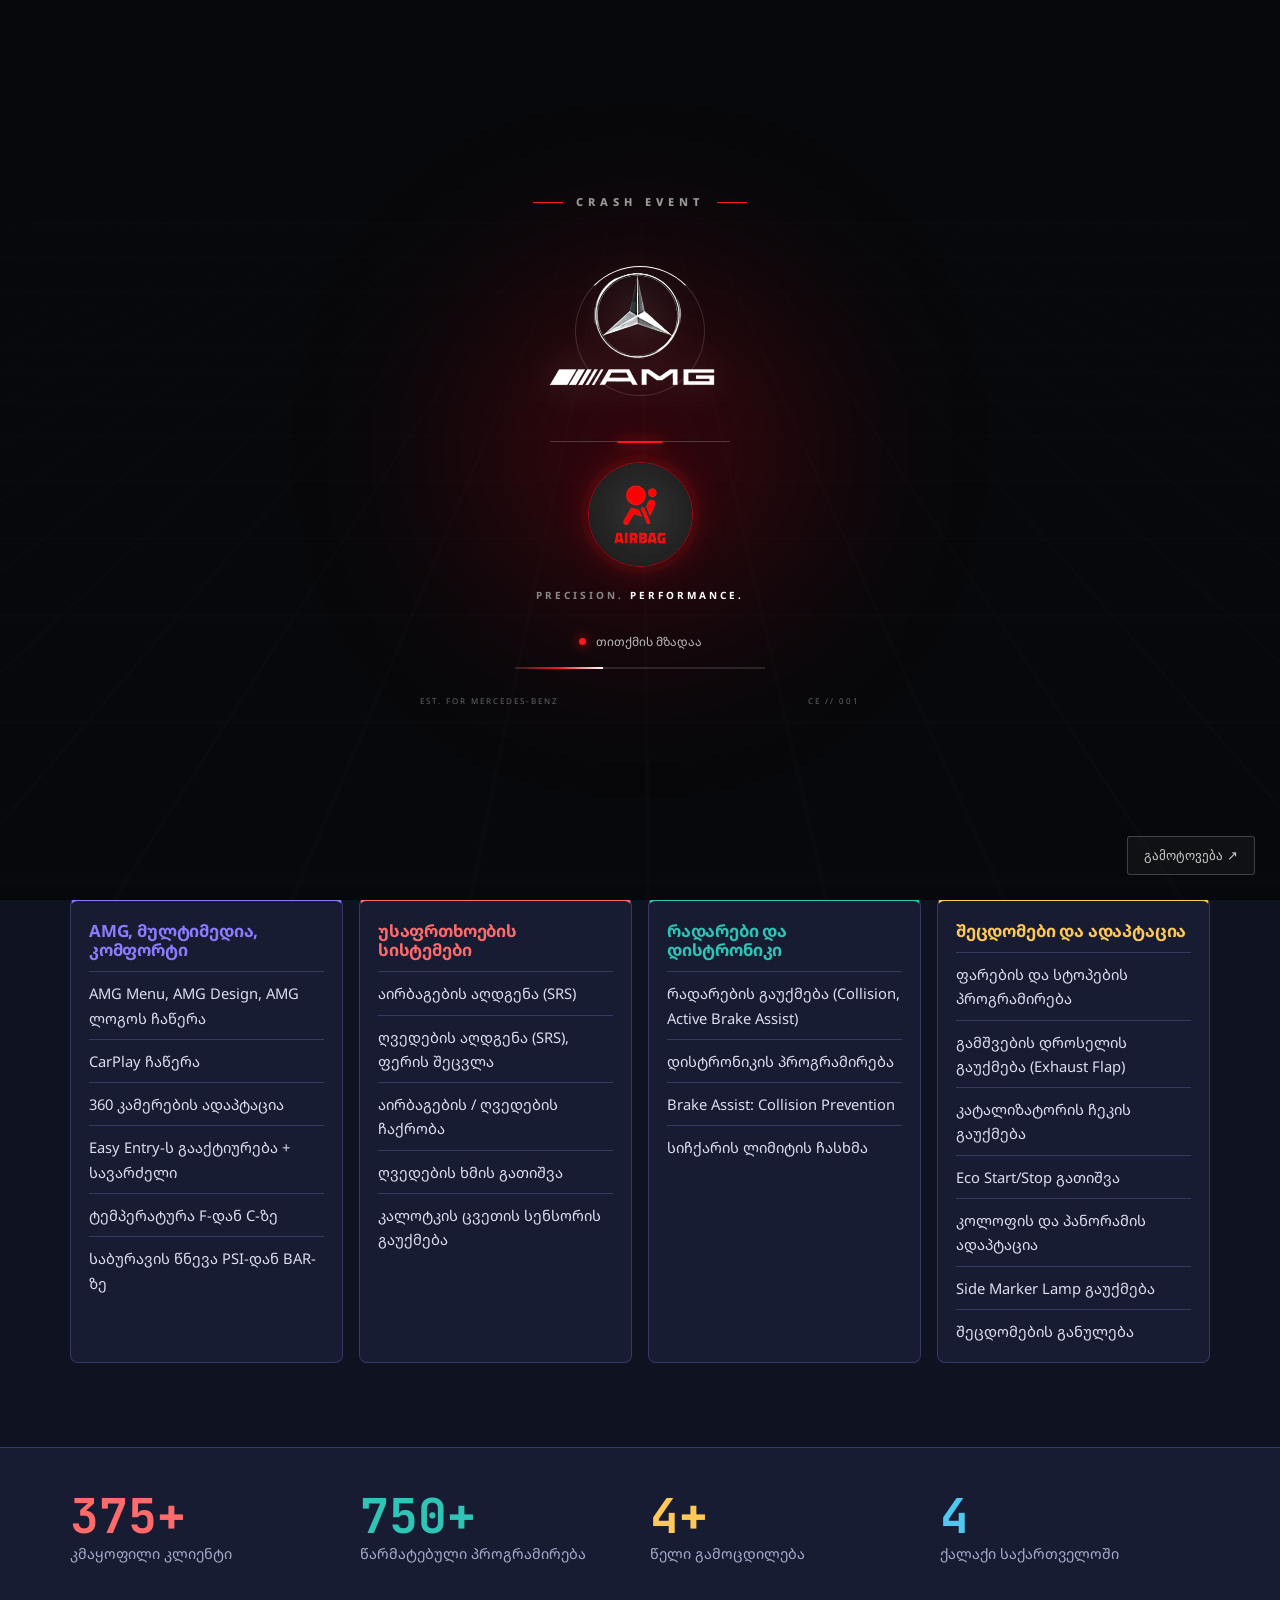
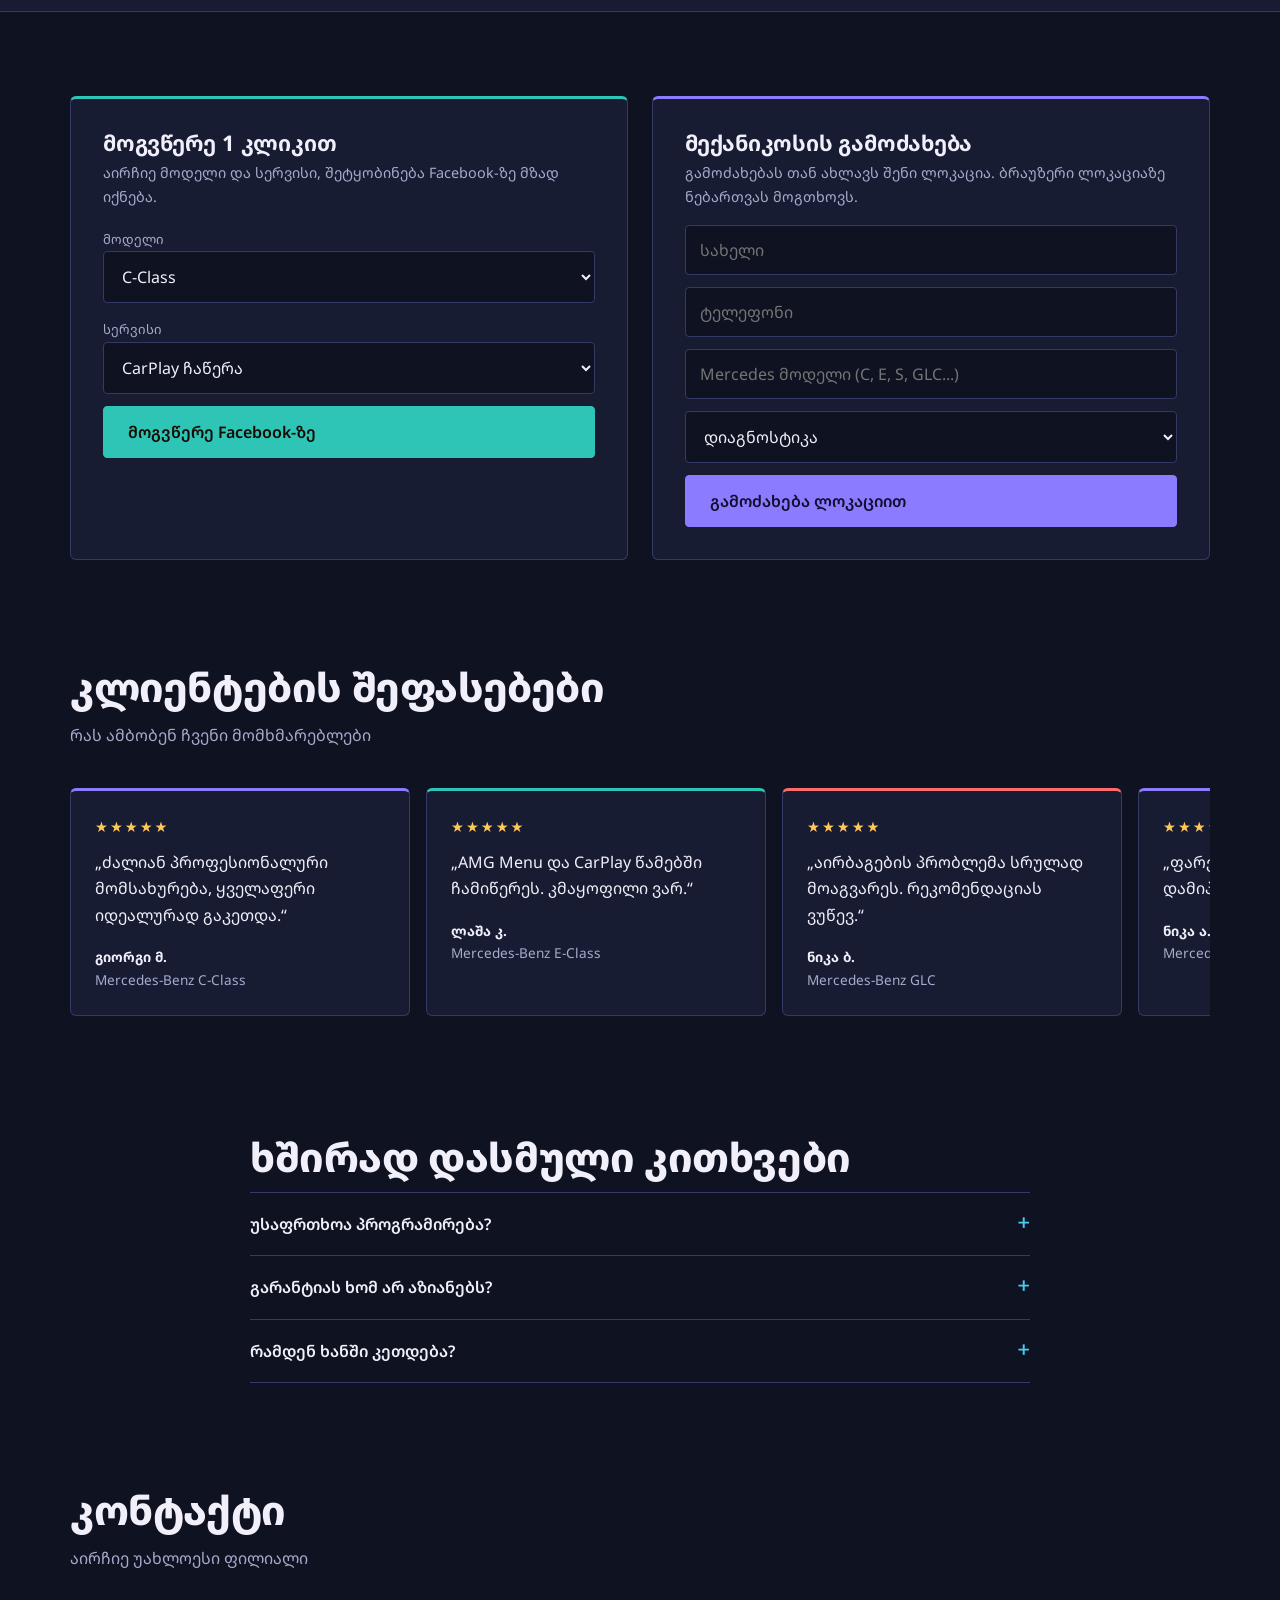
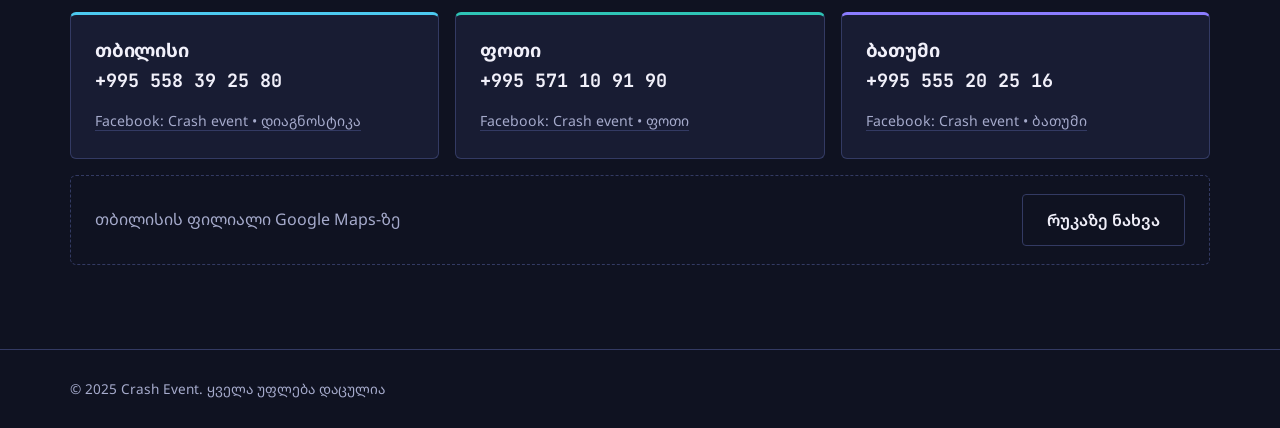
<file: index.html>
<!DOCTYPE html>
<html lang="ka">
<head>
<meta charset="UTF-8">
<meta name="viewport" content="width=device-width, initial-scale=1">
<title>Crash Event • Mercedes-Benz დიაგნოსტიკა და პროგრამირება</title>
<meta name="description" content="Crash Event • პროფესიონალური Mercedes-Benz დიაგნოსტიკა, AMG Menu, CarPlay, აირბაგების და რადარების პროგრამირება საქართველოში">
<link rel="icon" href="[data-uri]">
<link rel="preconnect" href="https://fonts.googleapis.com">
<link rel="preconnect" href="https://fonts.gstatic.com" crossorigin>
<link href="https://fonts.googleapis.com/css2?family=JetBrains+Mono:wght@400;700&family=Noto+Sans+Georgian:wght@400;600;800&display=swap" rel="stylesheet">
<link rel="stylesheet" href="style.css">
 
</head>
<body>
<!-- CRASH EVENT LOADING SCREEN -->
<div class="ce-loader" id="ceLoader">

    <div class="ce-loader-grid"></div>
    <div class="ce-loader-glow"></div>

    <div class="ce-loader-content">

        <div class="ce-loader-label">
            <span></span>
            CRASH EVENT
            <span></span>
        </div>

        <div class="ce-loader-logo">
            <div class="ce-loader-ring"></div>

            <img src="image-removebg-preview.png"
                 alt="Mercedes AMG">
        </div>

        <div class="ce-loader-line">
            <span></span>
        </div>

        <div class="ce-airbag">
            <img src="556563075_1723414845189393_8436068140080508125_n.jpg"
                 alt="Airbag">
        </div>

        <div class="ce-loader-title">
            PRECISION. <b>PERFORMANCE.</b>
        </div>

        <div class="ce-loader-status">
            <span class="ce-loader-dot"></span>
            <span id="ceLoaderStatus">სისტემის ჩატვირთვა</span>
        </div>

        <div class="ce-progress">
            <span></span>
        </div>

        <div class="ce-loader-footer">
            <span>EST. FOR MERCEDES-BENZ</span>
            <span>CE // 001</span>
        </div>

    </div>

    <button class="ce-skip" id="ceLoaderSkip">
        გამოტოვება ↗  
    </button>

</div>
<header>
  <div class="wrap bar">

    <a class="brand" href="#top">
      <img src="556563075_1723414845189393_8436068140080508125_n.jpg" alt="Logo">
      <h1>CRASH EVENT</h1>
    </a>

    <nav>
      <a href="#services" data-i18n="n_srv">სერვისები</a>
      <a href="services.html" data-i18n="n_all">ყველა სერვისი</a>
      <a href="#book" data-i18n="n_book">გამოძახება</a>
      <a href="#reviews" data-i18n="n_rev">შეფასებები</a>
      <a href="#contact" data-i18n="n_con">კონტაქტი</a>
    </nav>

    <a class="tel" href="tel:+995558392580">
      +995 558 39 25 80
    </a>

    <div class="lang" role="group" aria-label="Language">
      <button type="button" data-l="ka" class="on">KA</button>
      <button type="button" data-l="en">EN</button>
      <button type="button" data-l="ru">RU</button>
    </div>

  </div>
</header>
<main id="top">
<div class="hero"><div class="wrap">
  <div>
    <h1><span data-i18n="h1a">Mercedes-Benz</span> <em data-i18n="h1b">პროგრამირება</em> <span data-i18n="h1c">და დიაგნოსტიკა</span></h1>
    <p data-i18n="hp">AMG Menu, CarPlay, აირბაგები და რადარები. ქარხნული კოდირება ყველა ახალ Mercedes მოდელზე.</p>
    <div class="cta">
      <a class="btn p" href="tel:+995558392580" data-i18n="call">დარეკვა ახლა</a>
      <a class="btn" href="#book" data-i18n="msg">მოგვწერე Facebook-ზე</a>
    </div>
    <div class="cities"><b>თბილისი</b><i>/</i><b>ბათუმი</b><i>/</i><b>ფოთი</b><i>/</i><b></b></div>
  </div>
  <div class="ecu" aria-hidden="true">
    <div class="ecu-h"><img src="[data-uri]" alt=""><span>CRASH EVENT / SCAN</span><span>4 MODULES</span></div>
    <div class="row"><div><b>SRS</b><small>აირბაგები / ღვედები</small></div><div class="st"><span class="bad">FAULT</span><span class="good">CLEARED</span></div></div>
    <div class="row"><div><b>DISTRONIC</b><small>რადარი / Collision</small></div><div class="st"><span class="bad">FAULT</span><span class="good">CODED</span></div></div>
    <div class="row"><div><b>HEAD UNIT</b><small>CarPlay</small></div><div class="st"><span class="bad">LOCKED</span><span class="go1od">ACTIVE</span></div></div>
    <div class="row"><div><b>AMG MENU</b><small>Design / Logo</small></div><div class="st"><span class="bad">OFF</span><span class="good">ACTIVE</span></div></div>
  </div>
</div></div>

<section id="services"><div class="wrap">
  <h2 data-i18n="t_srv">ჩვენი მომსახურებები</h2>
  <p class="sub" data-i18n="s_srv">პროფესიონალური და სწრაფი სერვისი. თუ სასურველი ფუნქცია სიაში არ არის, მოგვწერეთ, ვიპოვით გადაწყვეტას.</p>
  <div class="ledger">
    <div class="col"><h3>AMG, მულტიმედია, კომფორტი</h3><ul>
      <li>AMG Menu, AMG Design, AMG ლოგოს ჩაწერა</li><li>CarPlay ჩაწერა</li><li>360 კამერების ადაპტაცია</li><li>Easy Entry-ს გააქტიურება + სავარძელი</li><li>ტემპერატურა F-დან C-ზე</li><li>საბურავის წნევა PSI-დან BAR-ზე</li></ul></div>
    <div class="col"><h3>უსაფრთხოების სისტემები</h3><ul>
      <li>აირბაგების აღდგენა (SRS)</li><li>ღვედების აღდგენა (SRS), ფერის შეცვლა</li><li>აირბაგების / ღვედების ჩაქრობა</li><li>ღვედების ხმის გათიშვა</li><li>კალოტკის ცვეთის სენსორის გაუქმება</li></ul></div>
    <div class="col"><h3>რადარები და დისტრონიკი</h3><ul>
      <li>რადარების გაუქმება (Collision, Active Brake Assist)</li><li>დისტრონიკის პროგრამირება</li><li>Brake Assist: Collision Prevention</li><li>სიჩქარის ლიმიტის ჩასხმა</li></ul></div>
    <div class="col"><h3>შეცდომები და ადაპტაცია</h3><ul>
      <li>ფარების და სტოპების პროგრამირება</li><li>გამშვების დროსელის გაუქმება (Exhaust Flap)</li><li>კატალიზატორის ჩეკის გაუქმება</li><li>Eco Start/Stop გათიშვა</li><li>კოლოფის და პანორამის ადაპტაცია</li><li>Side Marker Lamp გაუქმება</li><li>შეცდომების განულება</li></ul></div>
  </div>
</div></section>

<div class="stats"><div class="wrap">
  <div><b class="num" data-n="500">500+</b><span data-i18n="st1">კმაყოფილი კლიენტი</span></div>
  <div><b class="num" data-n="1000">1000+</b><span data-i18n="st2">წარმატებული პროგრამირება</span></div>
  <div><b class="num" data-n="5">5+</b><span data-i18n="st3">წელი გამოცდილება</span></div>
  <div><b class="num" data-n="4">4</b><span data-i18n="st4">ქალაქი საქართველოში</span></div>
</div></div>

<section id="book"><div class="wrap two">
  <div class="panel">
    <h3 data-i18n="q_t">მოგვწერე 1 კლიკით</h3>
    <p class="n" data-i18n="q_n">აირჩიე მოდელი და სერვისი, შეტყობინება Facebook-ზე მზად იქნება.</p>
    <div class="form">
      <div><label for="carModel" data-i18n="q_m">მოდელი</label>
      <select id="carModel"><option>C-Class</option><option>E-Class</option><option>S-Class</option><option>GLC</option><option>GLE</option><option>CLA</option><option>სხვა</option></select></div>
      <div><label for="serviceType" data-i18n="q_s">სერვისი</label>
      <select id="serviceType"><option value="carplay">CarPlay ჩაწერა</option><option value="amg">AMG Menu</option><option value="airbag">აირბაგების აღდგენა</option><option value="radar">რადარების პროგრამირება</option><option value="diagnostic">დიაგნოსტიკა</option></select></div>
      <button class="btn p" onclick="sendAutoMessage()" data-i18n="q_b">მოგვწერე Facebook-ზე</button>
    </div>
  </div>
  <div class="panel">
    <h3 data-i18n="d_t">მექანიკოსის გამოძახება</h3>
    <p class="n" data-i18n="d_n">გამოძახებას თან ახლავს შენი ლოკაცია. ბრაუზერი ლოკაციაზე ნებართვას მოგთხოვს.</p>
    <div class="form">
      <input id="callName" autocomplete="name" placeholder="სახელი" data-ph="d_name">
      <input id="callPhone" type="tel" autocomplete="tel" placeholder="ტელეფონი" data-ph="d_phone">
      <input id="callCar" placeholder="Mercedes მოდელი (C, E, S, GLC...)" data-ph="d_car">
      <select id="callProblem" aria-label="Problem"><option>დიაგნოსტიკა</option><option>აირბაგი / SRS შეცდომა</option><option>რადარი / დისტრონიკი</option><option>CarPlay / AMG Menu</option><option>სხვა პრობლემა</option></select>
      <button class="btn p" onclick="sendCallService()" data-i18n="d_b">გამოძახება ლოკაციით</button>
    </div>
  </div>
</div></section>

<section id="reviews" style="padding-top:20px"><div class="wrap">
  <h2 data-i18n="t_rev">კლიენტების შეფასებები</h2>
  <p class="sub" data-i18n="s_rev">რას ამბობენ ჩვენი მომხმარებლები</p>
  <div class="rev" tabindex="0" aria-label="Reviews">
    <article><div class="s">★★★★★</div><q>ძალიან პროფესიონალური მომსახურება, ყველაფერი იდეალურად გაკეთდა.</q><footer><b>გიორგი მ.</b>Mercedes-Benz C-Class</footer></article>
    <article><div class="s">★★★★★</div><q>AMG Menu და CarPlay წამებში ჩამიწერეს. კმაყოფილი ვარ.</q><footer><b>ლაშა კ.</b>Mercedes-Benz E-Class</footer></article>
    <article><div class="s">★★★★★</div><q>აირბაგების პრობლემა სრულად მოაგვარეს. რეკომენდაციას ვუწევ.</q><footer><b>ნიკა ბ.</b>Mercedes-Benz GLC</footer></article>
    <article><div class="s">★★★★★</div><q>ფარები ძალიან იდეალურად დამიპროგრამეს.</q><footer><b>ნიკა ა.</b>Mercedes-Benz GLC</footer></article>
    <article><div class="s">★★★★★</div><q>აირბაგები ძალიან მალე და ხარისხიანად აღმიდგინეს.</q><footer><b>ლუკა შ.</b>Mercedes-Benz GLC</footer></article>
    <article><div class="s">★★★★★</div><q>ქრაში წამიშალეს ძალიან მალე.</q><footer><b>ვალერი გ.</b>Mercedes-Benz CLA</footer></article>
  </div>
</div></section>

<section style="padding-top:20px"><div class="wrap" style="max-width:820px">
  <h2 data-i18n="t_faq">ხშირად დასმული კითხვები</h2>
  <details><summary data-i18n="f1">უსაფრთხოა პროგრამირება?</summary><p data-i18n="f1a">კი, ვიყენებთ ქარხნულ და უსაფრთხო მეთოდებს.</p></details>
  <details><summary data-i18n="f2">გარანტიას ხომ არ აზიანებს?</summary><p data-i18n="f2a">არა, ყველაფერი კეთდება მწარმოებლის სტანდარტებით.</p></details>
  <details><summary data-i18n="f3">რამდენ ხანში კეთდება?</summary><p data-i18n="f3a">უმეტესობა სერვისისა სრულდება 10–40 წუთში, სერვისის მიხედვით.</p></details>
</div></section>

<section id="contact" style="padding-top:20px"><div class="wrap">
  <h2 data-i18n="t_con">კონტაქტი</h2>
  <p class="sub" data-i18n="s_con">აირჩიე უახლოესი ფილიალი</p>
  <div class="contacts">
    <article><h3>თბილისი</h3><a class="t" href="tel:+995558392580">+995 558 39 25 80</a><a class="f" href="https://www.facebook.com/profile.php?id=100025626823315" target="_blank" rel="noopener">Facebook: Crash event • დიაგნოსტიკა</a></article>
    <article><h3>ფოთი</h3><a class="t" href="tel:+995571109190">+995 571 10 91 90</a><a class="f" href="https://www.facebook.com/profile.php?id=61572771058388" target="_blank" rel="noopener">Facebook: Crash event • ფოთი</a></article>
    <article><h3>ბათუმი</h3><a class="t" href="tel:+995555202516">+995 555 20 25 16</a><a class="f" href="https://www.facebook.com/profile.php?id=100082075061132" target="_blank" rel="noopener">Facebook: Crash event • ბათუმი</a></article>
  </div>
  <div class="map"><span data-i18n="map">თბილისის ფილიალი Google Maps-ზე</span><a class="btn" href="https://www.google.com/maps/search/?api=1&query=Crash+event+%E1%83%93%E1%83%98%E1%83%90%E1%83%92%E1%83%9C%E1%83%9D%E1%83%A1%E1%83%A2%E1%83%98%E1%83%99%E1%83%90" target="_blank" rel="noopener" data-i18n="map_b">რუკაზე ნახვა</a></div>
</div></section>
</main>

<footer class="foot"><div class="wrap">© 2025 Crash Event. <span data-i18n="rights">ყველა უფლება დაცულია</span></div></footer>

<div class="dock"><a href="tel:+995558392580" data-i18n="call">დარეკვა ახლა</a><a href="https://m.me/100025626823315" target="_blank" rel="noopener">Messenger</a></div>

<button class="bot-fab" id="botFab" type="button" aria-expanded="false" aria-controls="botPanel"><img src="[data-uri]" alt=""><b>AI</b></button>
<div class="bot" id="botPanel" role="dialog">
  <div class="bot-h"><img class="bot-av" src="[data-uri]" alt=""><div><b id="botTitle">Crash Event AI ასისტენტი</b><small><i></i><span id="botStatus">ონლაინ</span></small></div><button id="botX" type="button">&times;</button></div>
  <div class="bot-log" id="botLog" aria-live="polite"></div>
  <div class="bot-chips" id="botChips"></div>
  <form class="bot-f" id="botForm" autocomplete="off"><input id="botInput" type="text" maxlength="300" enterkeyhint="send"><button id="botSend" type="submit"><svg viewBox="0 0 24 24" fill="none" stroke="currentColor" stroke-width="2.2" stroke-linecap="round" stroke-linejoin="round"><path d="M22 2 11 13"/><path d="M22 2 15 22l-4-9-9-4 20-7z"/></svg></button></form>
  <div class="bot-note" id="botNote"></div>
</div>

<script src="script.js"></script>
<script async defer crossorigin="anonymous"
  src="https://www.facebook.com/photo?fbid=1782988929231984&set=pcb.1782991129231764">
</script>
</body>
</html>
</file>
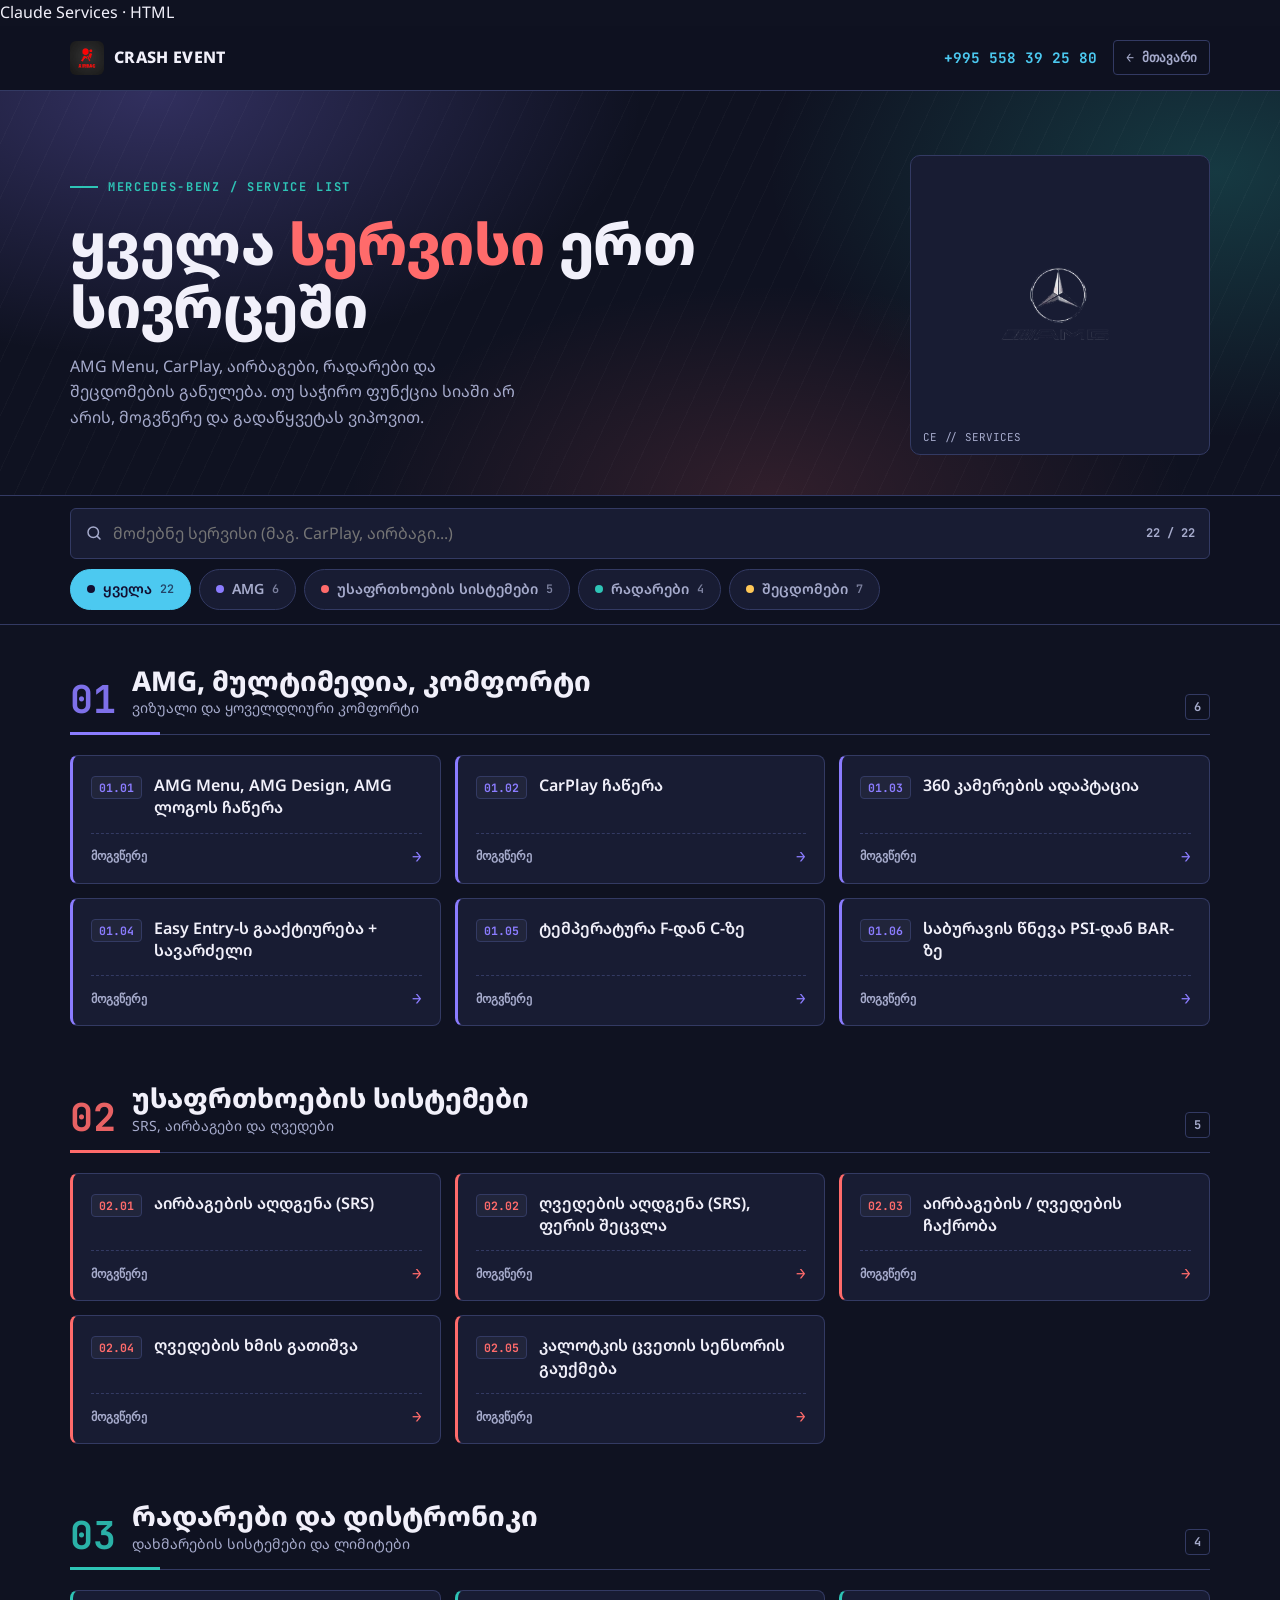
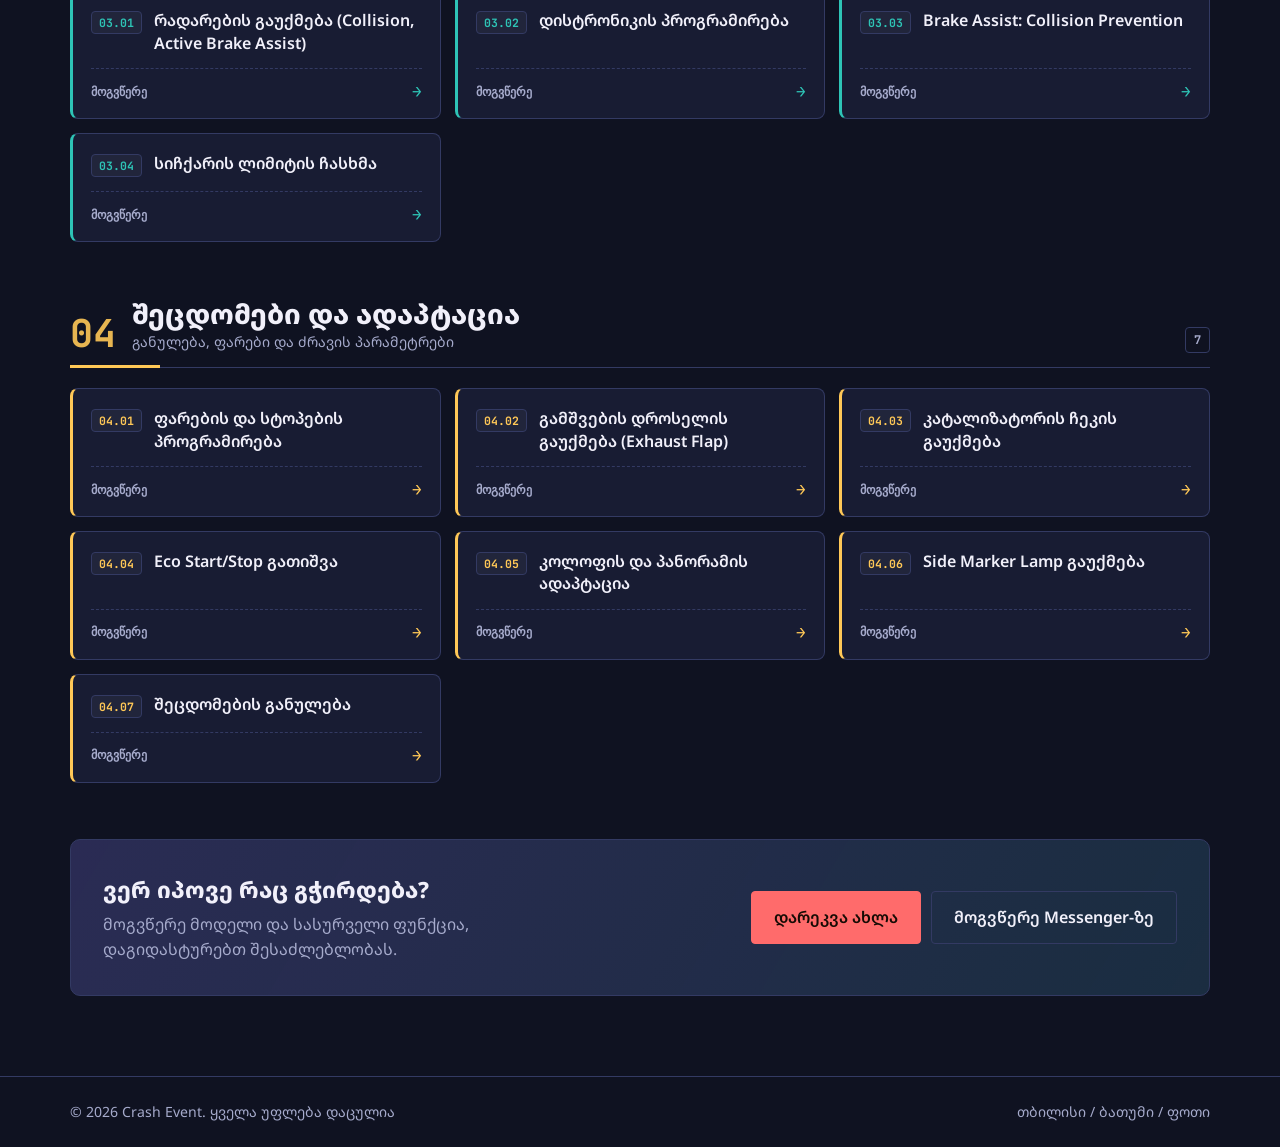
<file: services.html>
Claude


Services · HTML
<!DOCTYPE html>
<html lang="ka">
<head>
<meta charset="UTF-8">
<meta name="viewport" content="width=device-width, initial-scale=1">
<title>სერვისები • Crash Event • Mercedes-Benz დიაგნოსტიკა და პროგრამირება</title>
<meta name="description" content="Crash Event-ის სრული სერვისების სია: AMG Menu, CarPlay, აირბაგები, რადარები, დისტრონიკი, ფარები და შეცდომების განულება Mercedes-Benz-ზე.">
<link rel="icon" href="[data-uri]">
<link rel="preconnect" href="https://fonts.googleapis.com">
<link rel="preconnect" href="https://fonts.gstatic.com" crossorigin>
<link href="https://fonts.googleapis.com/css2?family=JetBrains+Mono:wght@400;700&family=Noto+Sans+Georgian:wght@400;600;800&display=swap" rel="stylesheet">
<style>
:root{--asphalt:#0f1221;--graphite:#181c33;--steel:#232848;--line:#333a63;--text:#f1f0fa;--mute:#a6abcc;--orange:#ff6b6b;--red:#ff6b6b;--amber:#ffc857;--ok:#2ec4b6;--teal:#2ec4b6;--violet:#8b7cff;--sky:#4cc9f0;
--sans:'Noto Sans Georgian',system-ui,sans-serif;--mono:'JetBrains Mono',ui-monospace,monospace}
*{box-sizing:border-box;margin:0;padding:0}
html{scroll-behavior:smooth;scroll-padding-top:150px}
body{background:var(--asphalt);color:var(--text);font:400 1rem/1.6 var(--sans);-webkit-font-smoothing:antialiased;padding-bottom:72px;overflow-x:hidden}
a{color:inherit;text-decoration:none}
button,input{font:inherit;color:inherit}
:focus-visible{outline:2px solid var(--amber);outline-offset:3px}
.wrap{max-width:1180px;margin:0 auto;padding:0 20px}
 
/* header */
header{position:sticky;top:0;z-index:30;background:rgba(15,18,33,.92);backdrop-filter:blur(10px);border-bottom:1px solid var(--line)}
.bar{display:flex;align-items:center;gap:16px;height:64px}
.brand{display:flex;align-items:center;gap:10px;font-weight:800;letter-spacing:.02em;margin-right:auto}
.brand img{height:34px;width:34px;border-radius:6px;object-fit:cover}
.back{font:700 .82rem var(--mono);color:var(--mute);padding:8px 12px;border:1px solid var(--line);border-radius:4px;transition:.2s}
.back:hover{color:var(--sky);border-color:var(--sky)}
.tel{font:700 .9rem var(--mono);color:var(--sky)}
@media(max-width:640px){.tel{display:none}}
 
/* hero */
.hero{position:relative;padding:64px 0 40px;overflow:hidden;background:radial-gradient(700px 380px at 12% 0%,rgba(139,124,255,.28),transparent 70%),radial-gradient(640px 380px at 95% 20%,rgba(46,196,182,.22),transparent 70%),radial-gradient(600px 300px at 60% 100%,rgba(255,107,107,.14),transparent 70%),var(--asphalt);border-bottom:1px solid var(--line)}
.hero::before{content:"";position:absolute;inset:0;background:repeating-linear-gradient(115deg,transparent 0 22px,rgba(255,255,255,.025) 22px 23px);pointer-events:none}
.hero .wrap{position:relative;display:grid;grid-template-columns:1.3fr .7fr;gap:32px;align-items:center}
.kicker{display:inline-flex;align-items:center;gap:10px;font:700 .75rem var(--mono);letter-spacing:.14em;color:var(--teal);margin-bottom:16px}
.kicker::before{content:"";width:28px;height:2px;background:var(--teal)}
h1{font-size:clamp(2rem,5.4vw,3.6rem);font-weight:800;line-height:1.1;letter-spacing:-.01em;margin-bottom:16px}
h1 em{font-style:normal;color:var(--orange)}
.lead{color:var(--mute);max-width:52ch}
.hero-logo{justify-self:end;width:min(100%,300px);aspect-ratio:1;display:grid;place-items:center;border:1px solid var(--line);border-radius:10px;background:var(--graphite);position:relative}
.hero-logo::after{content:"CE // SERVICES";position:absolute;left:12px;bottom:10px;font:400 .68rem var(--mono);color:var(--mute)}
.hero-logo img{width:78%;filter:invert(1) brightness(1.2);mix-blend-mode:screen;opacity:.9}
@media(max-width:760px){.hero .wrap{grid-template-columns:1fr}.hero-logo{display:none}}
 
/* toolbar */
.tools{position:sticky;top:64px;z-index:25;background:rgba(15,18,33,.95);backdrop-filter:blur(10px);border-bottom:1px solid var(--line);padding:12px 0}
.tools .wrap{display:grid;gap:10px}
.search{display:flex;align-items:center;gap:10px;background:var(--graphite);border:1px solid var(--line);border-radius:6px;padding:0 14px}
.search svg{flex:none;width:18px;height:18px;stroke:var(--mute)}
.search input{flex:1;background:none;border:0;padding:12px 0;outline:0;min-width:0}
.search:focus-within{border-color:var(--amber)}
.count{font:700 .75rem var(--mono);color:var(--mute);white-space:nowrap}
.chips{display:flex;gap:8px;overflow-x:auto;scrollbar-width:none;padding-bottom:2px}
.chips::-webkit-scrollbar{display:none}
.chip{--c:var(--orange);flex:none;display:inline-flex;align-items:center;gap:8px;background:var(--graphite);border:1px solid var(--line);border-radius:999px;padding:8px 16px;font-size:.88rem;font-weight:600;color:var(--mute);cursor:pointer;transition:.2s}
.chip i{width:8px;height:8px;border-radius:50%;background:var(--c)}
.chip:hover{color:var(--text);border-color:var(--c)}
.chip.on{background:var(--c);border-color:var(--c);color:#120e30}
.chip.on i{background:#120e30}
 
/* groups */
main{padding:40px 0 20px}
.group{--c:var(--orange);margin-bottom:56px}
.group[data-c="1"]{--c:var(--violet)}.group[data-c="2"]{--c:var(--orange)}.group[data-c="3"]{--c:var(--teal)}.group[data-c="4"]{--c:var(--amber)}
.g-head{display:flex;align-items:flex-end;gap:16px;margin-bottom:20px;padding-bottom:14px;border-bottom:1px solid var(--line);position:relative}
.g-head::after{content:"";position:absolute;left:0;bottom:-1px;width:90px;height:3px;background:var(--c)}
.g-num{font:700 2.4rem/1 var(--mono);color:var(--c);opacity:.9}
.g-head h2{font-size:clamp(1.2rem,3vw,1.7rem);font-weight:800;line-height:1.2}
.g-head p{color:var(--mute);font-size:.88rem}
.g-n{margin-left:auto;font:700 .75rem var(--mono);color:var(--mute);border:1px solid var(--line);border-radius:4px;padding:4px 8px}
.grid{display:grid;grid-template-columns:repeat(auto-fill,minmax(300px,1fr));gap:14px}
.card{position:relative;display:flex;flex-direction:column;gap:14px;padding:18px 18px 16px;background:var(--graphite);border:1px solid var(--line);border-left:3px solid var(--c);border-radius:8px;transition:transform .2s,border-color .2s,background .2s}
.card:hover{transform:translateY(-3px);background:var(--steel);border-color:var(--c)}
.card .top{display:flex;gap:12px;align-items:flex-start}
.card .no{flex:none;font:700 .72rem var(--mono);color:var(--c);background:rgba(255,255,255,.04);border:1px solid var(--line);border-radius:4px;padding:3px 7px;margin-top:2px}
.card h3{font-size:1rem;font-weight:600;line-height:1.4}
.card .go{margin-top:auto;display:flex;justify-content:space-between;align-items:center;font:700 .76rem var(--mono);color:var(--mute);padding-top:12px;border-top:1px dashed var(--line);transition:color .2s}
.card .go b{color:var(--c);font-size:1rem;transition:transform .2s}
.card:hover .go{color:var(--text)}
.card:hover .go b{transform:translateX(4px)}
.card.hide,.group.hide{display:none}
mark{background:rgba(255,176,32,.25);color:var(--amber);border-radius:2px;padding:0 1px}
.empty{display:none;text-align:center;padding:60px 20px;border:1px dashed var(--line);border-radius:8px;color:var(--mute)}
.empty.on{display:block}
.empty b{display:block;color:var(--text);font-size:1.1rem;margin-bottom:6px}
 
/* cta band */
.cta{margin:20px 0 60px;padding:32px;border:1px solid var(--line);border-radius:10px;background:linear-gradient(120deg,rgba(139,124,255,.16),rgba(46,196,182,.1)),var(--graphite);display:flex;flex-wrap:wrap;gap:20px;align-items:center;justify-content:space-between}
.cta h2{font-size:1.4rem;font-weight:800;margin-bottom:4px}
.cta p{color:var(--mute);max-width:46ch}
.btns{display:flex;flex-wrap:wrap;gap:10px}
.btn{display:inline-flex;align-items:center;gap:8px;padding:13px 22px;border-radius:4px;border:1px solid var(--line);font-weight:600;cursor:pointer;background:none;transition:.2s}
.btn.p{background:var(--orange);border-color:var(--orange);color:#160b04}
.btn.p:hover{background:var(--amber);border-color:var(--amber)}
.btn:not(.p):hover{border-color:var(--amber)}
 
footer{border-top:1px solid var(--line);padding:24px 0;color:var(--mute);font-size:.88rem}
footer .wrap{display:flex;flex-wrap:wrap;gap:8px 24px;justify-content:space-between}
 
.dock{position:fixed;left:0;right:0;bottom:0;z-index:40;display:grid;grid-template-columns:1fr 1fr;background:var(--asphalt);border-top:1px solid var(--line)}
.dock a{padding:16px;text-align:center;font-weight:700}
.dock a:first-child{background:var(--orange);color:#160b04}
@media(min-width:861px){.dock{display:none}body{padding-bottom:0}}
 
.reveal{opacity:0;transform:translateY(14px);animation:up .5s forwards}
@keyframes up{to{opacity:1;transform:none}}
@media(prefers-reduced-motion:reduce){*{animation:none!important;transition:none!important}.reveal{opacity:1;transform:none}html{scroll-behavior:auto}}
@media(max-width:520px){.grid{grid-template-columns:1fr}.g-head{flex-wrap:wrap}.g-num{font-size:1.9rem}.cta{padding:22px}.search .count{display:none}}
</style>
</head>
<body>
 
<header>
  <div class="wrap bar">
    <a class="brand" href="index.html"><img src="[data-uri]" alt="Crash Event"><span>CRASH EVENT</span></a>
    <a class="tel" href="tel:+995558392580">+995 558 39 25 80</a>
    <a class="back" href="index.html">← მთავარი</a>
  </div>
</header>
 
<section class="hero">
  <div class="wrap">
    <div>
      <div class="kicker">MERCEDES-BENZ / SERVICE LIST</div>
      <h1>ყველა <em>სერვისი</em> ერთ სივრცეში</h1>
      <p class="lead">AMG Menu, CarPlay, აირბაგები, რადარები და შეცდომების განულება. თუ საჭირო ფუნქცია სიაში არ არის, მოგვწერე და გადაწყვეტას ვიპოვით.</p>
    </div>
    <div class="hero-logo" aria-hidden="true"><img src="[data-uri]" alt=""></div>
  </div>
</section>
 
<div class="tools">
  <div class="wrap">
    <label class="search">
      <svg viewBox="0 0 24 24" fill="none" stroke-width="2" stroke-linecap="round"><circle cx="11" cy="11" r="7"/><path d="m20 20-3.5-3.5"/></svg>
      <input id="q" type="search" placeholder="მოძებნე სერვისი (მაგ. CarPlay, აირბაგი...)" autocomplete="off" aria-label="სერვისის ძებნა">
      <span class="count" id="count"></span>
    </label>
    <div class="chips" id="chips" role="tablist" aria-label="კატეგორიები"></div>
  </div>
</div>
 
<main>
  <div class="wrap">
    <div id="list"></div>
    <div class="empty" id="empty"><b>ვერაფერი მოიძებნა</b>სცადე სხვა სიტყვა ან მოგვწერე და ოპერატორი დაგეხმარება.</div>
 
    <div class="cta">
      <div><h2>ვერ იპოვე რაც გჭირდება?</h2><p>მოგვწერე მოდელი და სასურველი ფუნქცია, დაგიდასტურებთ შესაძლებლობას.</p></div>
      <div class="btns">
        <a class="btn p" href="tel:+995558392580">დარეკვა ახლა</a>
        <a class="btn" id="ctaMsg" href="#" target="_blank" rel="noopener">მოგვწერე Messenger-ზე</a>
      </div>
    </div>
  </div>
</main>
 
<footer><div class="wrap"><span>© 2026 Crash Event. ყველა უფლება დაცულია</span><span>თბილისი / ბათუმი / ფოთი</span></div></footer>
 
<div class="dock"><a href="tel:+995558392580">დარეკვა ახლა</a><a href="https://m.me/100025626823315" target="_blank" rel="noopener">Messenger</a></div>
 
<script>
const PAGE="100025626823315";
const G=[
{t:"AMG, მულტიმედია, კომფორტი",d:"ვიზუალი და ყოველდღიური კომფორტი",s:["AMG Menu, AMG Design, AMG ლოგოს ჩაწერა","CarPlay ჩაწერა","360 კამერების ადაპტაცია","Easy Entry-ს გააქტიურება + სავარძელი","ტემპერატურა F-დან C-ზე","საბურავის წნევა PSI-დან BAR-ზე"]},
{t:"უსაფრთხოების სისტემები",d:"SRS, აირბაგები და ღვედები",s:["აირბაგების აღდგენა (SRS)","ღვედების აღდგენა (SRS), ფერის შეცვლა","აირბაგების / ღვედების ჩაქრობა","ღვედების ხმის გათიშვა","კალოტკის ცვეთის სენსორის გაუქმება"]},
{t:"რადარები და დისტრონიკი",d:"დახმარების სისტემები და ლიმიტები",s:["რადარების გაუქმება (Collision, Active Brake Assist)","დისტრონიკის პროგრამირება","Brake Assist: Collision Prevention","სიჩქარის ლიმიტის ჩასხმა"]},
{t:"შეცდომები და ადაპტაცია",d:"განულება, ფარები და ძრავის პარამეტრები",s:["ფარების და სტოპების პროგრამირება","გამშვების დროსელის გაუქმება (Exhaust Flap)","კატალიზატორის ჩეკის გაუქმება","Eco Start/Stop გათიშვა","კოლოფის და პანორამის ადაპტაცია","Side Marker Lamp გაუქმება","შეცდომების განულება"]}
];
const pad=n=>String(n).padStart(2,"0");
const list=document.getElementById("list"),chips=document.getElementById("chips"),q=document.getElementById("q"),cnt=document.getElementById("count"),empty=document.getElementById("empty");
let cat=0,k=0;
const total=G.reduce((a,g)=>a+g.s.length,0);
const esc=s=>s.replace(/[&<>"]/g,c=>({"&":"&amp;","<":"&lt;",">":"&gt;",'"':"&quot;"}[c]));
const msg=s=>"https://m.me/"+PAGE+"?text="+encodeURIComponent("გამარჯობა 👋\nმაინტერესებს სერვისი: "+s+"\n\n❓ შესაძლებელია ჩემს მოდელზე?\n❓ დაახლოებით რა დრო და ფასი აქვს?");
 
G.forEach((g,gi)=>{
  const sec=document.createElement("section");sec.className="group reveal";sec.dataset.c=gi+1;sec.style.animationDelay=gi*80+"ms";
  sec.innerHTML=`<div class="g-head"><span class="g-num">${pad(gi+1)}</span><div><h2>${esc(g.t)}</h2><p>${esc(g.d)}</p></div><span class="g-n">${g.s.length}</span></div><div class="grid"></div>`;
  const grid=sec.querySelector(".grid");
  g.s.forEach((s,si)=>{
    const a=document.createElement("a");a.className="card";a.href=msg(s);a.target="_blank";a.rel="noopener";a.dataset.s=s.toLowerCase();a.dataset.raw=s;
    a.innerHTML=`<div class="top"><span class="no">${pad(gi+1)}.${pad(si+1)}</span><h3>${esc(s)}</h3></div><div class="go"><span>მოგვწერე</span><b>→</b></div>`;
    grid.appendChild(a)});
  list.appendChild(sec);
});
 
const mk=(label,i,n)=>{const b=document.createElement("button");b.type="button";b.className="chip"+(i===0?" on":"");b.setAttribute("role","tab");
  b.style.setProperty("--c",["var(--sky)","var(--violet)","var(--orange)","var(--teal)","var(--amber)"][i]);
  b.innerHTML=`<i></i>${esc(label)} <small style="font-family:var(--mono);opacity:.7">${n}</small>`;
  b.onclick=()=>{cat=i;[...chips.children].forEach((c,j)=>c.classList.toggle("on",j===i));apply()};chips.appendChild(b)};
mk("ყველა",0,total);G.forEach((g,i)=>mk(g.t.split(",")[0].split(" და ")[0],i+1,g.s.length));
 
function apply(){
  const t=q.value.trim().toLowerCase();let shown=0;
  document.querySelectorAll(".group").forEach((sec,gi)=>{
    let any=0;
    sec.querySelectorAll(".card").forEach(c=>{
      const ok=(!cat||cat===gi+1)&&(!t||c.dataset.s.includes(t));
      c.classList.toggle("hide",!ok);
      const h=c.querySelector("h3"),raw=c.dataset.raw;
      if(ok){any++;if(t){const i=raw.toLowerCase().indexOf(t);h.innerHTML=i<0?esc(raw):esc(raw.slice(0,i))+"<mark>"+esc(raw.slice(i,i+t.length))+"</mark>"+esc(raw.slice(i+t.length))}else h.textContent=raw}});
    sec.classList.toggle("hide",!any);shown+=any});
  cnt.textContent=shown+" / "+total;empty.classList.toggle("on",!shown);
  document.getElementById("ctaMsg").href=t?msg(q.value.trim()):"https://m.me/"+PAGE;
}
q.addEventListener("input",apply);apply();
</script>
</body>
</html>
</file>
<file: style.css>
:root{--asphalt:#0f1221;--graphite:#181c33;--steel:#232848;--line:#333a63;--text:#f1f0fa;--mute:#a6abcc;--orange:#ff6b6b;--amber:#ffc857;--red:#ff6b6b;--ok:#2ec4b6;--teal:#2ec4b6;--violet:#8b7cff;--sky:#4cc9f0;
--sans:'Noto Sans Georgian',system-ui,sans-serif;--mono:'JetBrains Mono',ui-monospace,monospace}
*{box-sizing:border-box;margin:0;padding:0}
html{scroll-behavior:smooth;scroll-padding-top:72px}
body{background:var(--asphalt);color:var(--text);font:400 1rem/1.65 var(--sans);-webkit-font-smoothing:antialiased;padding-bottom:64px}
a{color:inherit;text-decoration:none}
:focus-visible{outline:2px solid var(--amber);outline-offset:3px}
.wrap{max-width:1180px;margin:0 auto;padding:0 20px}
section{padding:84px 0}
h1,h2,h3{line-height:1.15;letter-spacing:-.01em}
h2{font-size:clamp(1.7rem,4vw,2.5rem);font-weight:800;margin-bottom:12px}
.sub{color:var(--mute);max-width:56ch;margin-bottom:40px}
.mono{font-family:var(--mono)}
.btn{display:inline-flex;align-items:center;gap:8px;padding:14px 24px;border-radius:4px;font-weight:600;border:1px solid var(--line);background:none;color:var(--text);cursor:pointer;font:600 1rem var(--sans);transition:background .2s,border-color .2s}
.btn.p{background:var(--orange);border-color:var(--orange);color:#160b04}
.btn.p:hover{background:var(--amber);border-color:var(--amber)}
.btn:not(.p):hover{border-color:var(--amber)}

/* header */
header{position:sticky;top:0;z-index:20;background:rgba(15,18,33,.92);backdrop-filter:blur(8px);border-bottom:1px solid var(--line)}
.bar{display:flex;align-items:center;gap:16px;height:64px}
.brand{display:flex;align-items:center;gap:10px;font-weight:800;margin-right:auto}
.brand img{height:34px;width:auto;filter:drop-shadow(0 0 1px #000)}
nav{display:flex;gap:22px;font-size:.92rem;color:var(--mute)}
nav a:hover{color:var(--sky)}
.lang{display:flex;border:1px solid var(--line);border-radius:4px;overflow:hidden}
.lang button{background:none;border:0;color:var(--mute);font:700 .78rem var(--mono);padding:7px 10px;cursor:pointer}
.lang button.on{background:var(--violet);color:#120e30}
.tel{font:700 .9rem var(--mono);color:var(--sky)}
@media(max-width:860px){nav,.tel{display:none}}

/* hero */
.hero{padding:72px 0 80px;background:radial-gradient(700px 380px at 12% 0%,rgba(139,124,255,.28),transparent 70%),radial-gradient(640px 380px at 95% 20%,rgba(46,196,182,.22),transparent 70%),radial-gradient(600px 300px at 60% 100%,rgba(255,107,107,.14),transparent 70%),var(--asphalt)}
.hero .wrap{display:grid;grid-template-columns:1.1fr .9fr;gap:48px;align-items:center}
.hero h1{font-size:clamp(2.1rem,5.6vw,4rem);font-weight:800;margin-bottom:20px}
.hero h1 em{font-style:normal;color:var(--orange)}
.hero p{color:var(--mute);max-width:46ch;margin-bottom:28px}
.cta{display:flex;flex-wrap:wrap;gap:12px;margin-bottom:28px}
.cities{font:400 .85rem var(--mono);color:var(--mute)}
.cities b{color:var(--text);font-weight:400}
.cities i{font-style:normal;color:var(--violet);margin:0 8px}
.ecu{background:var(--graphite);border:1px solid var(--line);border-radius:6px;overflow:hidden}
.ecu-h{display:flex;align-items:center;gap:10px;padding:12px 16px;border-bottom:1px solid var(--line);font:400 .78rem var(--mono);color:var(--mute)}
.ecu-h img{height:22px;border-radius:3px}
.ecu-h span:last-child{margin-left:auto;color:var(--teal)}
.row{display:grid;grid-template-columns:1fr auto;gap:12px;align-items:center;padding:16px;border-bottom:1px solid var(--line)}
.row:last-child{border:0}
.row b{display:block;font-size:1rem}
.row:nth-child(2) b{color:var(--orange)}.row:nth-child(3) b{color:var(--amber)}.row:nth-child(4) b{color:var(--sky)}.row:nth-child(5) b{color:var(--violet)}
.row small{color:var(--mute);font:400 .74rem var(--mono)}
.st{position:relative;width:104px;height:26px;font:700 .72rem/26px var(--mono);text-align:center}
.st span{position:absolute;inset:0;border-radius:3px}
.st .bad{background:rgba(255,107,107,.16);color:var(--red);border:1px solid var(--red);animation:out .3s forwards}
.st .good{background:rgba(46,196,182,.16);color:var(--ok);border:1px solid var(--ok);opacity:0;animation:in .3s forwards}
.row:nth-child(2) :is(.bad,.good){animation-delay:1.6s}
.row:nth-child(3) :is(.bad,.good){animation-delay:2.4s}
.row:nth-child(4) :is(.bad,.good){animation-delay:3.2s}
.row:nth-child(5) :is(.bad,.good){animation-delay:4s}
@keyframes out{to{opacity:0}}
@keyframes in{to{opacity:1}}
@media(max-width:860px){.hero .wrap{grid-template-columns:1fr}}

/* services ledger */
.ledger{display:grid;grid-template-columns:repeat(4,1fr);gap:16px}
.col{--c:var(--orange);padding:20px 18px 10px;background:var(--graphite);border:1px solid var(--line);border-top:3px solid var(--c);border-radius:8px}
.col:nth-child(1){--c:var(--violet)}.col:nth-child(2){--c:var(--orange)}.col:nth-child(3){--c:var(--teal)}.col:nth-child(4){--c:var(--amber)}
.col h3{font-size:1.05rem;color:var(--c);margin-bottom:12px}
.col li{list-style:none;padding:9px 0;border-top:1px solid var(--line);font-size:.92rem;color:#dcdef2}
@media(max-width:980px){.ledger{grid-template-columns:1fr 1fr}}
@media(max-width:560px){.ledger{grid-template-columns:1fr}}

/* quick message + dispatch */
.panel{background:var(--graphite);border:1px solid var(--line);border-radius:6px;padding:32px}
.two{display:grid;grid-template-columns:1fr 1fr;gap:24px}
.form{display:grid;gap:12px}
.form label{font-size:.82rem;color:var(--mute)}
input,select{width:100%;background:var(--asphalt);border:1px solid var(--line);color:var(--text);border-radius:4px;padding:13px 14px;font:400 1rem var(--sans)}
input:focus,select:focus{border-color:var(--amber);outline:0}
.two .panel:nth-child(1){border-top:3px solid var(--teal)}.two .panel:nth-child(2){border-top:3px solid var(--violet)}
.two .panel:nth-child(1) .btn.p{background:var(--teal);border-color:var(--teal)}.two .panel:nth-child(2) .btn.p{background:var(--violet);border-color:var(--violet);color:#120e30}
.panel h3{font-size:1.35rem;margin-bottom:6px}
.panel p.n{color:var(--mute);font-size:.9rem;margin-bottom:16px}
@media(max-width:860px){.two{grid-template-columns:1fr}.panel{padding:24px 18px}}

/* stats */
.stats{background:var(--graphite);border-block:1px solid var(--line);padding:44px 0}
.stats .wrap{display:grid;grid-template-columns:repeat(4,1fr);gap:20px}
.stats b{display:block;font:700 clamp(2rem,5vw,3rem)/1 var(--mono);color:var(--orange)}
.stats .wrap>div:nth-child(2) b{color:var(--teal)}.stats .wrap>div:nth-child(3) b{color:var(--amber)}.stats .wrap>div:nth-child(4) b{color:var(--sky)}
.stats span{color:var(--mute);font-size:.9rem}
@media(max-width:700px){.stats .wrap{grid-template-columns:1fr 1fr}}

/* reviews */
.rev{display:flex;gap:16px;overflow-x:auto;scroll-snap-type:x mandatory;padding-bottom:14px}
.rev article:nth-child(3n+1){border-top:3px solid var(--violet)}.rev article:nth-child(3n+2){border-top:3px solid var(--teal)}.rev article:nth-child(3n){border-top:3px solid var(--orange)}
.rev article{flex:0 0 min(340px,82%);scroll-snap-align:start;background:var(--graphite);border:1px solid var(--line);border-radius:6px;padding:24px}
.rev q{display:block;quotes:"„" "“";margin-bottom:18px}
.rev footer{font-size:.85rem;color:var(--mute)}
.rev footer b{color:var(--text);display:block}
.rev .s{color:var(--amber);letter-spacing:2px;margin-bottom:10px;font-size:.9rem}

/* faq */
details{border-top:1px solid var(--line);padding:18px 0}
details:last-of-type{border-bottom:1px solid var(--line)}
summary{cursor:pointer;font-weight:600;list-style:none;display:flex;justify-content:space-between;gap:16px}
summary::after{content:"+";font:400 1.4rem/1 var(--mono);color:var(--sky);transition:transform .2s}
details[open] summary::after{transform:rotate(45deg)}
details p{color:var(--mute);margin-top:10px;max-width:62ch}

/* contacts */
.contacts{display:grid;grid-template-columns:repeat(3,1fr);gap:16px}
.contacts article:nth-child(1){border-top:3px solid var(--sky)}.contacts article:nth-child(2){border-top:3px solid var(--teal)}.contacts article:nth-child(3){border-top:3px solid var(--violet)}
.contacts article{border:1px solid var(--line);border-radius:6px;padding:24px;background:var(--graphite)}
.contacts h3{margin-bottom:8px}
.contacts a.t{display:block;font:700 1.15rem var(--mono);color:var(--text);margin-bottom:14px}
.contacts a.f{color:var(--mute);font-size:.88rem;border-bottom:1px solid var(--line)}
.contacts a.f:hover{color:var(--text)}
@media(max-width:860px){.contacts{grid-template-columns:1fr}}
.map{margin-top:16px;display:flex;justify-content:space-between;gap:12px;flex-wrap:wrap;align-items:center;padding:18px 24px;border:1px dashed var(--line);border-radius:6px;color:var(--mute)}
footer.foot{border-top:1px solid var(--line);padding:28px 0;color:var(--mute);font-size:.85rem}

/* sticky action bar */
.dock{position:fixed;inset:auto 0 0 0;z-index:30;display:grid;grid-template-columns:1fr 1fr;background:var(--graphite);border-top:1px solid var(--line)}
.dock a{padding:16px;text-align:center;font-weight:600}
.dock a:first-child{background:var(--orange);color:#160b04}
@media(min-width:861px){.dock{inset:auto 20px 20px auto;grid-template-columns:auto auto;border:1px solid var(--line);border-radius:6px;overflow:hidden}body{padding-bottom:0}}
@media(prefers-reduced-motion:reduce){html{scroll-behavior:auto}.st .bad{animation:none;opacity:0}.st .good{animation:none;opacity:1}}

/* AI assistant */
.bot-fab{position:fixed;right:16px;bottom:76px;z-index:35;width:58px;height:58px;border-radius:50%;border:1px solid var(--teal);background:var(--graphite);cursor:pointer;display:grid;place-items:center;box-shadow:0 8px 28px rgba(0,0,0,.45);animation:botPulse 2.8s infinite}
.bot-fab img{width:34px;height:34px;display:block}
.bot-fab b{position:absolute;top:-6px;right:-6px;font:700 .66rem var(--mono);background:var(--orange);color:#160b04;border-radius:10px;padding:2px 6px}
.bot-fab:hover{border-color:var(--amber)}
@keyframes botPulse{0%{box-shadow:0 8px 28px rgba(0,0,0,.45),0 0 0 0 rgba(46,196,182,.45)}70%{box-shadow:0 8px 28px rgba(0,0,0,.45),0 0 0 14px rgba(46,196,182,0)}100%{box-shadow:0 8px 28px rgba(0,0,0,.45),0 0 0 0 rgba(46,196,182,0)}}
.bot{position:fixed;z-index:40;left:0;right:0;bottom:0;height:min(84vh,640px);display:flex;flex-direction:column;background:var(--graphite);border:1px solid var(--line);border-top:3px solid var(--teal);border-radius:14px 14px 0 0;box-shadow:0 -12px 40px rgba(0,0,0,.55);opacity:0;visibility:hidden;transform:translateY(24px);transition:opacity .2s,transform .2s,visibility .2s}
.bot.on{opacity:1;visibility:visible;transform:none}
.bot-h{display:flex;align-items:center;gap:12px;padding:12px 14px;border-bottom:1px solid var(--line)}
.bot-av{width:40px;height:40px;padding:5px;border-radius:50%;background:var(--asphalt);border:1px solid var(--line)}
.bot-h div{margin-right:auto;min-width:0}
.bot-h b{display:block;font-size:.95rem;line-height:1.25}
.bot-h small{display:flex;align-items:center;gap:6px;font:400 .7rem var(--mono);color:var(--teal)}
.bot-h small i{width:7px;height:7px;border-radius:50%;background:var(--teal)}
#botX{background:none;border:0;color:var(--mute);font:400 1.8rem/1 var(--mono);cursor:pointer;padding:4px 8px}
#botX:hover{color:var(--text)}
.bot-log{flex:1;overflow-y:auto;overscroll-behavior:contain;padding:14px;display:flex;flex-direction:column;gap:10px}
.m{max-width:88%;padding:10px 13px;border-radius:12px;font-size:.92rem;line-height:1.55;animation:mIn .25s}
.m span{white-space:pre-line;overflow-wrap:anywhere}
.m.b{align-self:flex-start;background:var(--steel);border:1px solid var(--line);border-bottom-left-radius:3px}
.m.u{align-self:flex-end;background:var(--violet);color:#120e30;border-bottom-right-radius:3px}
@keyframes mIn{from{opacity:0;transform:translateY(6px)}}
.typ{display:flex;gap:5px;padding:14px 16px}
.typ i{width:7px;height:7px;border-radius:50%;background:var(--mute);animation:dot 1s infinite}
.typ i:nth-child(2){animation-delay:.15s}.typ i:nth-child(3){animation-delay:.3s}
@keyframes dot{0%,60%,100%{opacity:.3;transform:none}30%{opacity:1;transform:translateY(-3px)}}
.bot-act{display:flex;flex-wrap:wrap;gap:8px;margin-top:10px}
.bot-act a,.bot-act button{padding:8px 12px;border-radius:4px;border:1px solid var(--teal);background:none;color:var(--teal);font:600 .82rem var(--sans);cursor:pointer}
.bot-act .p{background:var(--orange);border-color:var(--orange);color:#160b04}
.bot-act .p:hover{background:var(--amber);border-color:var(--amber)}
.bot-act a:hover{background:rgba(46,196,182,.14)}
.bot-chips{display:flex;gap:8px;overflow-x:auto;padding:10px 14px;border-top:1px solid var(--line);scrollbar-width:none}
.bot-chips::-webkit-scrollbar{display:none}
.chip{flex:none;display:inline-flex;align-items:center;gap:6px;padding:7px 13px;border:1px solid var(--line);border-radius:999px;background:var(--asphalt);color:var(--text);font:600 .8rem var(--sans);cursor:pointer;white-space:nowrap;transition:border-color .2s}
.chip:hover{border-color:var(--teal)}
.chip img{height:16px;width:auto;border-radius:2px}
.bot-f{display:flex;gap:8px;padding:0 14px 8px}
.bot-f input{flex:1;min-width:0}
#botSend{flex:none;width:48px;border:0;border-radius:4px;background:var(--teal);color:#06231f;cursor:pointer;display:grid;place-items:center}
#botSend:hover{background:var(--amber)}
#botSend svg{width:20px;height:20px}
.bot-note{padding:0 14px 12px;font:400 .68rem var(--mono);color:var(--mute);text-align:center}
@media(max-width:860px){body.bot-open .bot-fab{display:none}}
@media(min-width:861px){
 .bot-fab{right:20px;bottom:90px}
 .bot{left:auto;right:20px;bottom:158px;width:392px;height:min(600px,calc(100vh - 180px));border-radius:10px}
}
@media(prefers-reduced-motion:reduce){.bot-fab,.typ i,.m{animation:none}.bot{transition:none}}

/* CRASH EVENT PREMIUM LOADER */

.ce-loader {
    --red: #ff171f;

    position: fixed;
    inset: 0;
    z-index: 999999;

    display: grid;
    place-items: center;

    overflow: hidden;
    background: #07080b;
    color: white;

    opacity: 1;
    visibility: visible;

    transition:
        opacity .85s ease,
        visibility .85s ease;
}

.ce-loader.is-hidden {
    opacity: 0;
    visibility: hidden;
    pointer-events: none;
}

/* Background grid */

.ce-loader-grid {
    position: absolute;
    inset: -30%;

    opacity: .18;

    background-image:
        linear-gradient(rgba(255,255,255,.06) 1px, transparent 1px),
        linear-gradient(90deg, rgba(255,255,255,.06) 1px, transparent 1px);

    background-size: 54px 54px;

    transform: perspective(600px) rotateX(58deg) scale(1.5);

    animation: ceGrid 14s linear infinite;
}

/* Red glow */

.ce-loader-glow {
    position: absolute;

    width: 350px;
    height: 350px;

    border-radius: 50%;

    background: rgba(255, 0, 20, .18);

    filter: blur(90px);

    animation: ceGlow 4s ease-in-out infinite;
}

/* Content */

.ce-loader-content {
    width: min(440px, 88vw);

    display: flex;
    flex-direction: column;
    align-items: center;

    text-align: center;

    position: relative;
}

/* Label */

.ce-loader-label {
    display: flex;
    align-items: center;
    gap: 13px;

    color: #999;
    font-size: 11px;
    font-weight: 800;
    letter-spacing: 5px;

    margin-bottom: 25px;

    animation: ceFade .8s ease both;
}

.ce-loader-label span {
    width: 30px;
    height: 1px;
    background: #ff171f;
}

/* AMG Logo */

.ce-loader-logo {
    width: min(360px, 85vw);
    height: 190px;

    display: grid;
    place-items: center;

    position: relative;
}

.ce-loader-logo img {
    width: 100%;
    height: 100%;

    object-fit: contain;

    position: relative;
    z-index: 2;

    filter: drop-shadow(0 0 18px rgba(255,255,255,.2));

    animation: ceLogo 1.2s cubic-bezier(.16,1,.3,1) both;
}

/* Rotating ring */

.ce-loader-ring {
    position: absolute;

    width: 130px;
    height: 130px;

    border-radius: 50%;

    border: 1px solid rgba(255,255,255,.15);
    border-top-color: white;

    animation: ceRotate 4s linear infinite;
}

/* Red line */

.ce-loader-line {
    width: 180px;
    height: 1px;

    background: rgba(255,255,255,.2);

    margin: 15px 0 20px;

    position: relative;
}

.ce-loader-line span {
    position: absolute;
    left: 50%;

    width: 45px;
    height: 2px;

    background: #ff171f;

    box-shadow: 0 0 15px #ff171f;

    transform: translateX(-50%);

    animation: ceLine 2s ease-in-out infinite;
}

/* Airbag */

.ce-airbag {
    width: 105px;
    height: 105px;

    border-radius: 50%;
    overflow: hidden;

    border: 1px solid rgba(255,23,31,.6);

    box-shadow:
        0 0 0 7px rgba(255,23,31,.05),
        0 0 35px rgba(255,23,31,.25);

    animation: ceAirbag .9s .3s both;
}

.ce-airbag img {
    width: 100%;
    height: 100%;

    object-fit: cover;
    display: block;
}

/* Title */

.ce-loader-title {
    margin-top: 20px;

    color: #888;

    font-size: 10px;
    font-weight: 700;
    letter-spacing: 3px;
}

.ce-loader-title b {
    color: white;
}

/* Loading status */

.ce-loader-status {
    display: flex;
    align-items: center;
    gap: 10px;

    margin-top: 28px;

    font-size: 12px;
    color: #bbb;
}

.ce-loader-dot {
    width: 7px;
    height: 7px;

    border-radius: 50%;

    background: #ff171f;

    box-shadow: 0 0 12px #ff171f;

    animation: ceBlink 1s infinite;
}

/* Progress */

.ce-progress {
    width: min(250px, 65vw);
    height: 2px;

    margin-top: 15px;

    background: rgba(255,255,255,.12);

    overflow: hidden;
}

.ce-progress span {
    display: block;

    width: 35%;
    height: 100%;

    background: linear-gradient(
        90deg,
        transparent,
        #ff171f,
        white
    );

    box-shadow: 0 0 12px #ff171f;

    animation: ceProgress 1.5s ease-in-out infinite;
}

/* Footer */

.ce-loader-footer {
    width: 100%;

    display: flex;
    justify-content: space-between;

    margin-top: 25px;

    color: #666;

    font-size: 8px;
    letter-spacing: 2px;
}

/* Skip button */

.ce-skip {
    position: absolute;

    right: 25px;
    bottom: 25px;

    padding: 11px 16px;

    color: #ccc;

    background: rgba(255,255,255,.04);

    border: 1px solid rgba(255,255,255,.2);

    border-radius: 3px;

    cursor: pointer;

    transition: .3s;
}

.ce-skip:hover {
    color: white;
    border-color: #ff171f;
    background: rgba(255,0,0,.1);
}

/* Animations */

@keyframes ceLogo {
    from {
        opacity: 0;
        transform: translateY(20px) scale(.9);
        filter: blur(8px);
    }

    to {
        opacity: 1;
        transform: translateY(0) scale(1);
        filter: drop-shadow(0 0 18px rgba(255,255,255,.2));
    }
}

@keyframes ceAirbag {
    from {
        opacity: 0;
        transform: scale(.7) rotate(-15deg);
    }

    to {
        opacity: 1;
        transform: scale(1) rotate(0);
    }
}

@keyframes ceRotate {
    to {
        transform: rotate(360deg);
    }
}

@keyframes ceLine {
    0%, 100% {
        width: 20px;
        opacity: .5;
    }

    50% {
        width: 80px;
        opacity: 1;
    }
}

@keyframes ceProgress {
    from {
        transform: translateX(-120%);
    }

    to {
        transform: translateX(330%);
    }
}

@keyframes ceBlink {
    50% {
        opacity: .3;
    }
}

@keyframes ceGlow {
    50% {
        transform: scale(1.3);
        opacity: .7;
    }
}

@keyframes ceGrid {
    to {
        background-position: 0 54px, 54px 0;
    }
}

@keyframes ceFade {
    from {
        opacity: 0;
        transform: translateY(10px);
    }

    to {
        opacity: 1;
        transform: translateY(0);
    }
}

/* Mobile */

@media(max-width:480px) {

    .ce-loader-logo {
        height: 145px;
    }

    .ce-airbag {
        width: 90px;
        height: 90px;
    }

    .ce-loader-label {
        font-size: 9px;
    }

    .ce-loader-footer {
        font-size: 7px;
    }

}

/* Reduced motion */

@media(prefers-reduced-motion:reduce) {
    .ce-loader *,
    .ce-loader {
        animation: none !important;
    }
}
</file>
